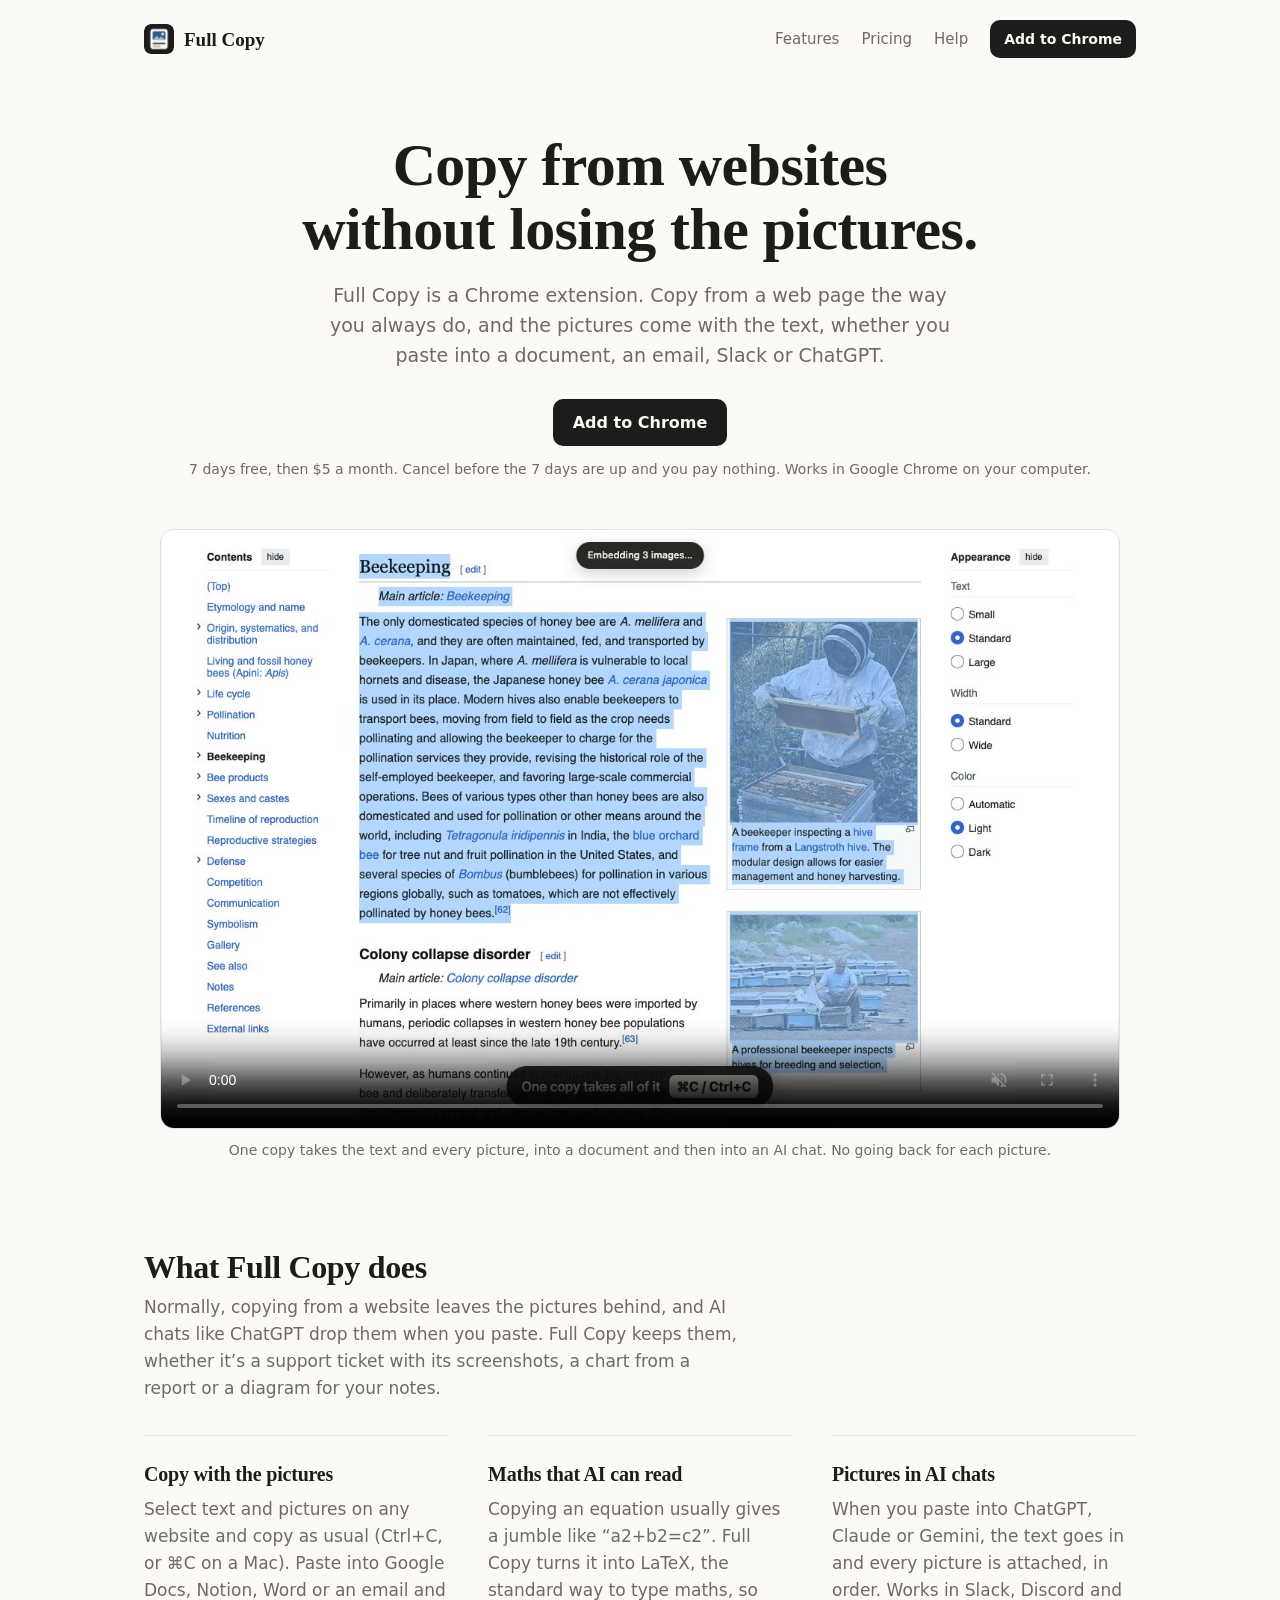
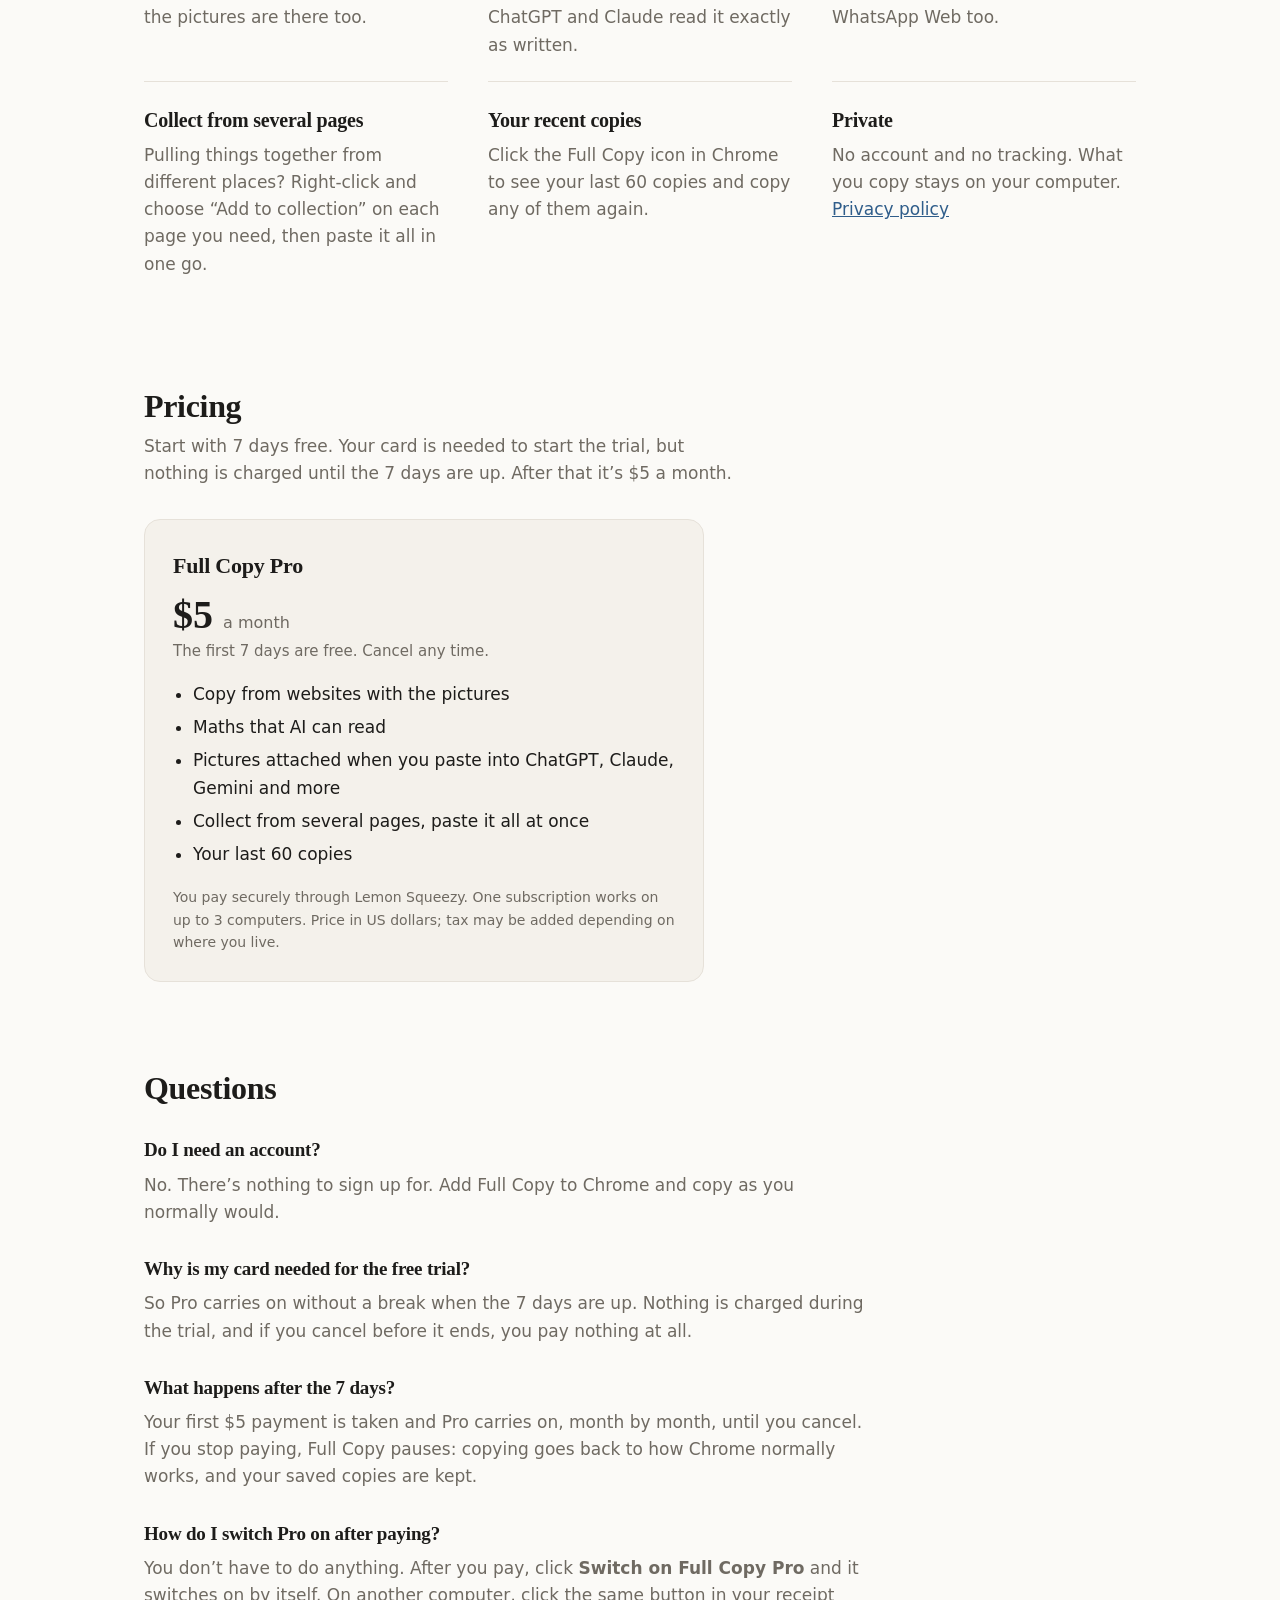
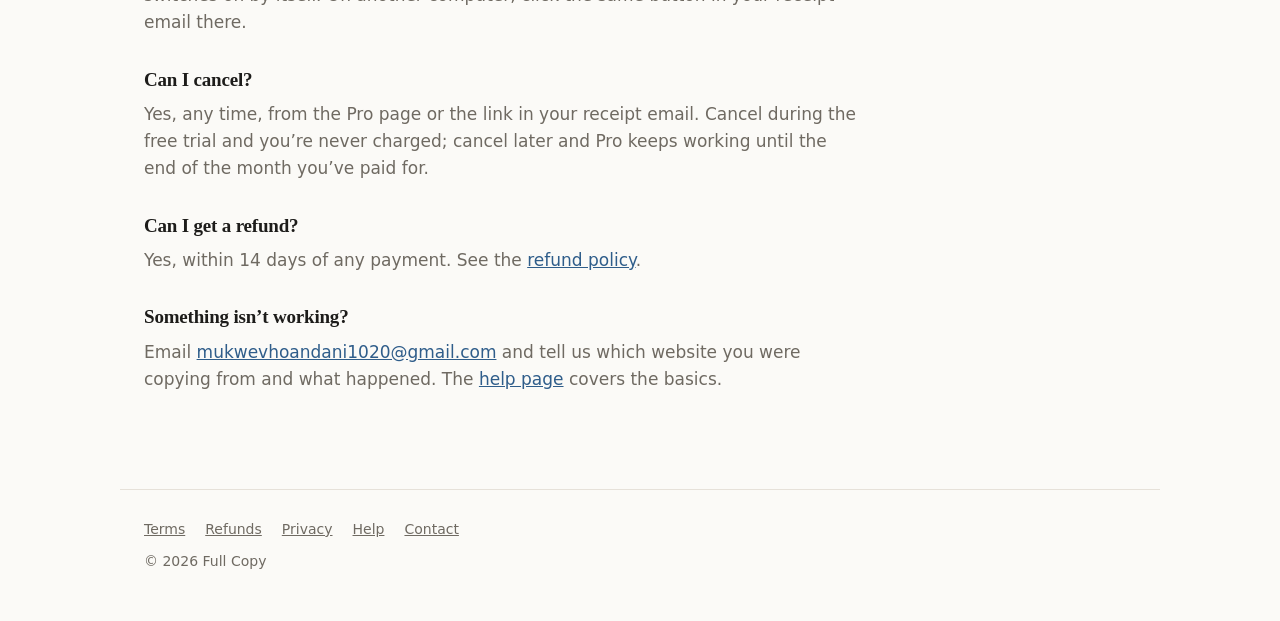
<file: index.html>
<!doctype html>
<html lang="en">
<head>
  <meta charset="utf-8">
  <meta name="viewport" content="width=device-width, initial-scale=1">
  <title>Full Copy: copy from websites without losing the pictures</title>
  <meta name="description" content="A Chrome extension that copies from any website without losing the pictures. Paste into a document, an email, Slack or ChatGPT with everything intact.">
  <link rel="icon" href="favicon.png">
  <link rel="stylesheet" href="site.css">
</head>
<body>
  <header class="wrap bar">
    <a class="brand" href="./"><img src="icon.png" alt="" width="30" height="30">Full Copy</a>
    <nav class="nav" aria-label="Main">
      <a href="#features">Features</a>
      <a href="#pricing">Pricing</a>
      <a href="https://andanic.github.io/full-copy-privacy/support.html">Help</a>
      <a class="button" href="https://chromewebstore.google.com/detail/jnndmofabhahemmmoddoddihhackbjdg">Add to Chrome</a>
    </nav>
  </header>

  <main>
    <div class="wrap hero">
      <h1>Copy from websites without losing the pictures.</h1>
      <p class="lede">Full Copy is a Chrome extension. Copy from a web page the way you always do, and the pictures come
        with the text, whether you paste into a document, an email, Slack or ChatGPT.</p>
      <a class="button" href="https://chromewebstore.google.com/detail/jnndmofabhahemmmoddoddihhackbjdg">Add to Chrome</a>
      <p class="note">7 days free, then $5 a month. Cancel before the 7 days are up and you pay nothing. Works in Google Chrome on your computer.</p>

      <figure class="demo">
        <video src="demo.mp4" poster="demo-poster.jpg" width="1280" height="800" autoplay muted loop playsinline controls preload="metadata"></video>
        <figcaption>One copy takes the text and every picture, into a document and then into an AI chat. No going back for each picture.</figcaption>
      </figure>
    </div>

    <section class="wrap" id="features">
      <h2 class="section-title">What Full Copy does</h2>
      <p class="section-lede">Normally, copying from a website leaves the pictures behind, and AI chats like ChatGPT drop
        them when you paste. Full Copy keeps them, whether it’s a support ticket with its screenshots, a chart from a
        report or a diagram for your notes.</p>
      <ul class="features">
        <li>
          <h3>Copy with the pictures</h3>
          <p>Select text and pictures on any website and copy as usual (Ctrl+C, or ⌘C on a Mac). Paste into Google Docs,
            Notion, Word or an email and the pictures are there too.</p>
        </li>
        <li>
          <h3>Maths that AI can read</h3>
          <p>Copying an equation usually gives a jumble like “a2+b2=c2”. Full Copy turns it into LaTeX, the standard way
            to type maths, so ChatGPT and Claude read it exactly as written.</p>
        </li>
        <li>
          <h3>Pictures in AI chats</h3>
          <p>When you paste into ChatGPT, Claude or Gemini, the text goes in and every picture is attached, in order.
            Works in Slack, Discord and WhatsApp Web too.</p>
        </li>
        <li>
          <h3>Collect from several pages</h3>
          <p>Pulling things together from different places? Right-click and choose “Add to collection” on each page you
            need, then paste it all in one go.</p>
        </li>
        <li>
          <h3>Your recent copies</h3>
          <p>Click the Full Copy icon in Chrome to see your last 60 copies and copy any of them again.</p>
        </li>
        <li>
          <h3>Private</h3>
          <p>No account and no tracking. What you copy stays on your computer. <a href="https://andanic.github.io/full-copy-privacy/">Privacy policy</a></p>
        </li>
      </ul>
    </section>

    <section class="wrap" id="pricing">
      <h2 class="section-title">Pricing</h2>
      <p class="section-lede">Start with 7 days free. Your card is needed to start the trial, but nothing is charged until the
        7 days are up. After that it’s $5 a month.</p>
      <div class="plans single">
        <article class="plan pro">
          <h3>Full Copy Pro</h3>
          <p class="price">$5 <small>a month</small></p>
          <p class="price-note">The first 7 days are free. Cancel any time.</p>
          <ul>
            <li>Copy from websites with the pictures</li>
            <li>Maths that AI can read</li>
            <li>Pictures attached when you paste into ChatGPT, Claude, Gemini and more</li>
            <li>Collect from several pages, paste it all at once</li>
            <li>Your last 60 copies</li>
          </ul>
          <p class="fine">You pay securely through Lemon Squeezy. One subscription works on up to 3 computers.
            Price in US dollars; tax may be added depending on where you live.</p>
        </article>
      </div>
    </section>

    <section class="wrap faq" id="questions">
      <h2 class="section-title">Questions</h2>
      <h3>Do I need an account?</h3>
      <p>No. There’s nothing to sign up for. Add Full Copy to Chrome and copy as you normally would.</p>
      <h3>Why is my card needed for the free trial?</h3>
      <p>So Pro carries on without a break when the 7 days are up. Nothing is charged during the trial, and if you cancel
        before it ends, you pay nothing at all.</p>
      <h3>What happens after the 7 days?</h3>
      <p>Your first $5 payment is taken and Pro carries on, month by month, until you cancel. If you stop paying, Full Copy
        pauses: copying goes back to how Chrome normally works, and your saved copies are kept.</p>
      <h3>How do I switch Pro on after paying?</h3>
      <p>You don’t have to do anything. After you pay, click <b>Switch on Full Copy Pro</b> and it switches on by itself.
        On another computer, click the same button in your receipt email there.</p>
      <h3>Can I cancel?</h3>
      <p>Yes, any time, from the Pro page or the link in your receipt email. Cancel during the free trial and you’re never
        charged; cancel later and Pro keeps working until the end of the month you’ve paid for.</p>
      <h3>Can I get a refund?</h3>
      <p>Yes, within 14 days of any payment. See the <a href="refunds.html">refund policy</a>.</p>
      <h3>Something isn’t working?</h3>
      <p>Email <a href="mailto:mukwevhoandani1020@gmail.com">mukwevhoandani1020@gmail.com</a> and tell us which website you
        were copying from and what happened. The <a href="https://andanic.github.io/full-copy-privacy/support.html">help page</a> covers the basics.</p>
    </section>
  </main>

  <footer class="wrap foot">
    <nav aria-label="Legal">
      <a href="terms.html">Terms</a>
      <a href="refunds.html">Refunds</a>
      <a href="https://andanic.github.io/full-copy-privacy/">Privacy</a>
      <a href="https://andanic.github.io/full-copy-privacy/support.html">Help</a>
      <a href="mailto:mukwevhoandani1020@gmail.com">Contact</a>
    </nav>
    <p>© 2026 Full Copy</p>
  </footer>
</body>
</html>
</file>
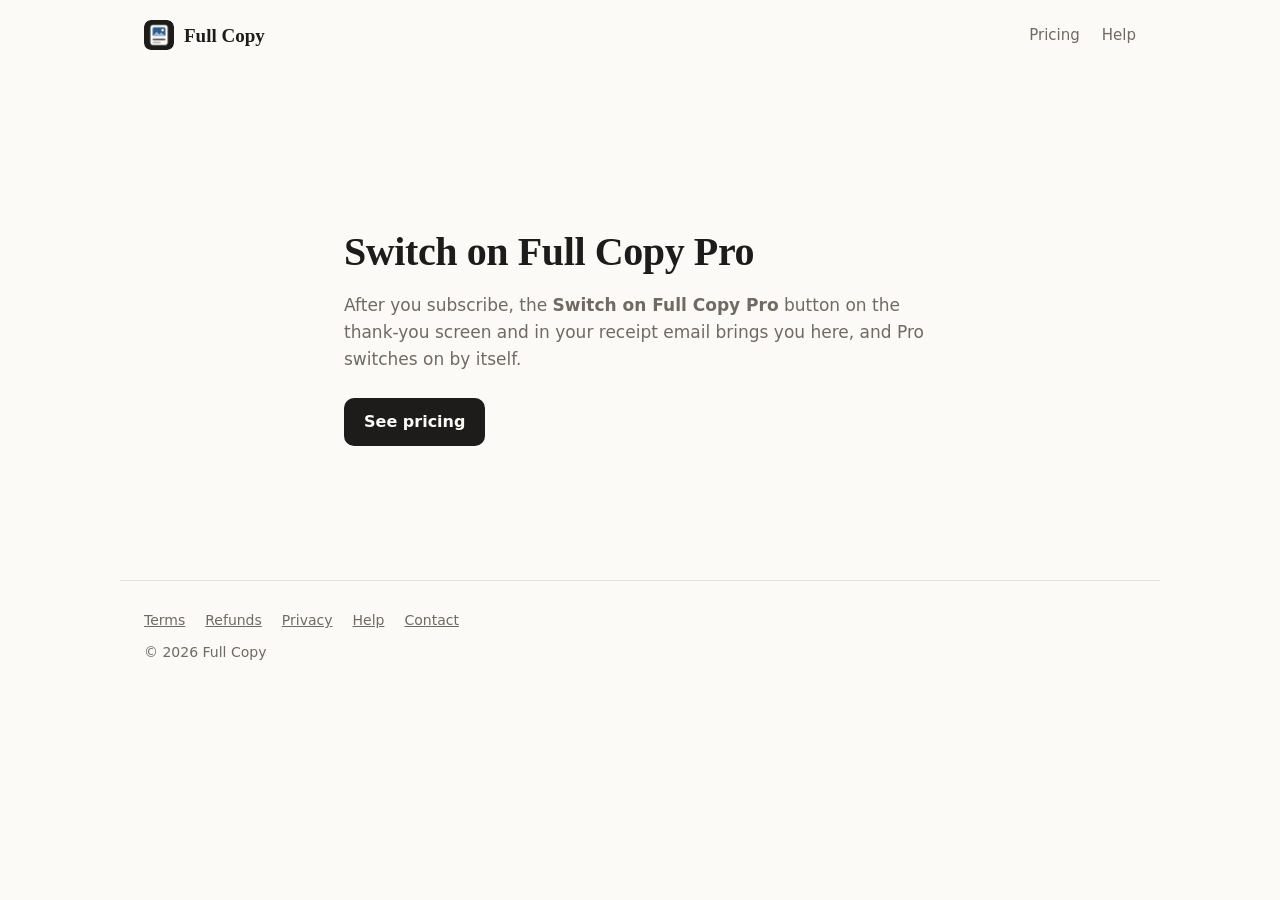
<file: activate.html>
<!doctype html>
<html lang="en">
<head>
  <meta charset="utf-8">
  <meta name="viewport" content="width=device-width, initial-scale=1">
  <meta name="referrer" content="no-referrer">
  <meta name="robots" content="noindex">
  <title>Switch on Full Copy Pro</title>
  <meta name="description" content="Switches Full Copy Pro on in Chrome after you subscribe.">
  <link rel="icon" href="favicon.png">
  <link rel="stylesheet" href="site.css">
</head>
<body>
  <header class="wrap bar">
    <a class="brand" href="./"><img src="icon.png" alt="" width="30" height="30">Full Copy</a>
    <nav class="nav" aria-label="Main">
      <a href="./#pricing">Pricing</a>
      <a href="https://andanic.github.io/full-copy-privacy/support.html">Help</a>
    </nav>
  </header>

  <!-- Lemon Squeezy's "Switch on Full Copy Pro" button opens this page as activate.html?key=…
       Full Copy reads the key here, switches Pro on, and reports back in data-full-copy on <html>. -->
  <main class="wrap activate" aria-live="polite">
    <section data-state="nokey">
      <h1>Switch on Full Copy Pro</h1>
      <p>After you subscribe, the <b>Switch on Full Copy Pro</b> button on the thank-you screen and in your receipt
        email brings you here, and Pro switches on by itself.</p>
      <p><a class="button" href="./#pricing">See pricing</a></p>
    </section>

    <section data-state="working" hidden>
      <h1>Switching on Full Copy Pro…</h1>
      <p>This takes a second.</p>
    </section>

    <section data-state="on" hidden>
      <h1>Full Copy Pro is on</h1>
      <p>Thank you for subscribing. You can close this tab and copy as usual: the pictures come with the text.</p>
      <p class="aside">Using Full Copy on another computer too? Open your receipt email there and click
        <b>Switch on Full Copy Pro</b>. One subscription works on up to 3 computers.</p>
    </section>

    <section data-state="already" hidden>
      <h1>Full Copy Pro is already on</h1>
      <p>Pro is switched on in this browser. You can close this tab.</p>
    </section>

    <section data-state="limit" hidden>
      <h1>Your subscription is on 3 computers already</h1>
      <p>To move it here, click the Full Copy icon in Chrome on a computer you no longer use, open the Pro page and
        choose <b>Remove from this browser</b>. Then click the button in your receipt email again.</p>
      <p class="aside">Lost that computer? Email <a href="mailto:mukwevhoandani1020@gmail.com">mukwevhoandani1020@gmail.com</a>
        and we’ll free its place.</p>
    </section>

    <section data-state="ended" hidden>
      <h1>This subscription has ended</h1>
      <p>To carry on, click the Full Copy icon in Chrome and choose Get Pro. If you think this is a mistake, email
        <a href="mailto:mukwevhoandani1020@gmail.com">mukwevhoandani1020@gmail.com</a>.</p>
    </section>

    <section data-state="unreachable" hidden>
      <h1>Couldn’t reach Lemon Squeezy</h1>
      <p>Check your internet connection, then reload this page to try again.</p>
    </section>

    <section data-state="unknown" hidden>
      <h1>That didn’t work</h1>
      <p>Full Copy couldn’t switch Pro on with this link. Email
        <a href="mailto:mukwevhoandani1020@gmail.com">mukwevhoandani1020@gmail.com</a> with the order number from your
        receipt and we’ll sort it out.</p>
    </section>

    <section data-state="missing" hidden>
      <h1>Full Copy isn’t in this browser</h1>
      <p>Your payment went through. Pro switches on in the browser where Full Copy is installed.</p>
      <ul>
        <li>Use Full Copy in Chrome on another computer? Open your receipt email there and click
          <b>Switch on Full Copy Pro</b>.</li>
        <li>Haven’t added it yet? Add Full Copy to Chrome and keep this tab open: it finishes by itself.</li>
      </ul>
      <p><a class="button" href="https://chromewebstore.google.com/detail/jnndmofabhahemmmoddoddihhackbjdg">Add to Chrome</a></p>
    </section>
  </main>

  <footer class="wrap foot">
    <nav aria-label="Legal">
      <a href="terms.html">Terms</a>
      <a href="refunds.html">Refunds</a>
      <a href="https://andanic.github.io/full-copy-privacy/">Privacy</a>
      <a href="https://andanic.github.io/full-copy-privacy/support.html">Help</a>
      <a href="mailto:mukwevhoandani1020@gmail.com">Contact</a>
    </nav>
    <p>© 2026 Full Copy</p>
  </footer>

  <script>
    (() => {
      const root = document.documentElement;
      const sections = document.querySelectorAll('[data-state]');
      const show = (name) => {
        const known = document.querySelector(`[data-state="${name}"]`) ? name : 'unknown';
        for (const section of sections) section.hidden = section.dataset.state !== known;
      };
      const update = () => root.dataset.fullCopy && show(root.dataset.fullCopy);
      if (!new URLSearchParams(location.search).has('key')) return show('nokey');
      show('working');
      update();
      new MutationObserver(update).observe(root, { attributes: true, attributeFilter: ['data-full-copy'] });
      // No answer from Full Copy: it isn't installed here. If it's added now, it still picks the key up.
      setTimeout(() => root.dataset.fullCopy || show('missing'), 4000);
    })();
  </script>
</body>
</html>
</file>
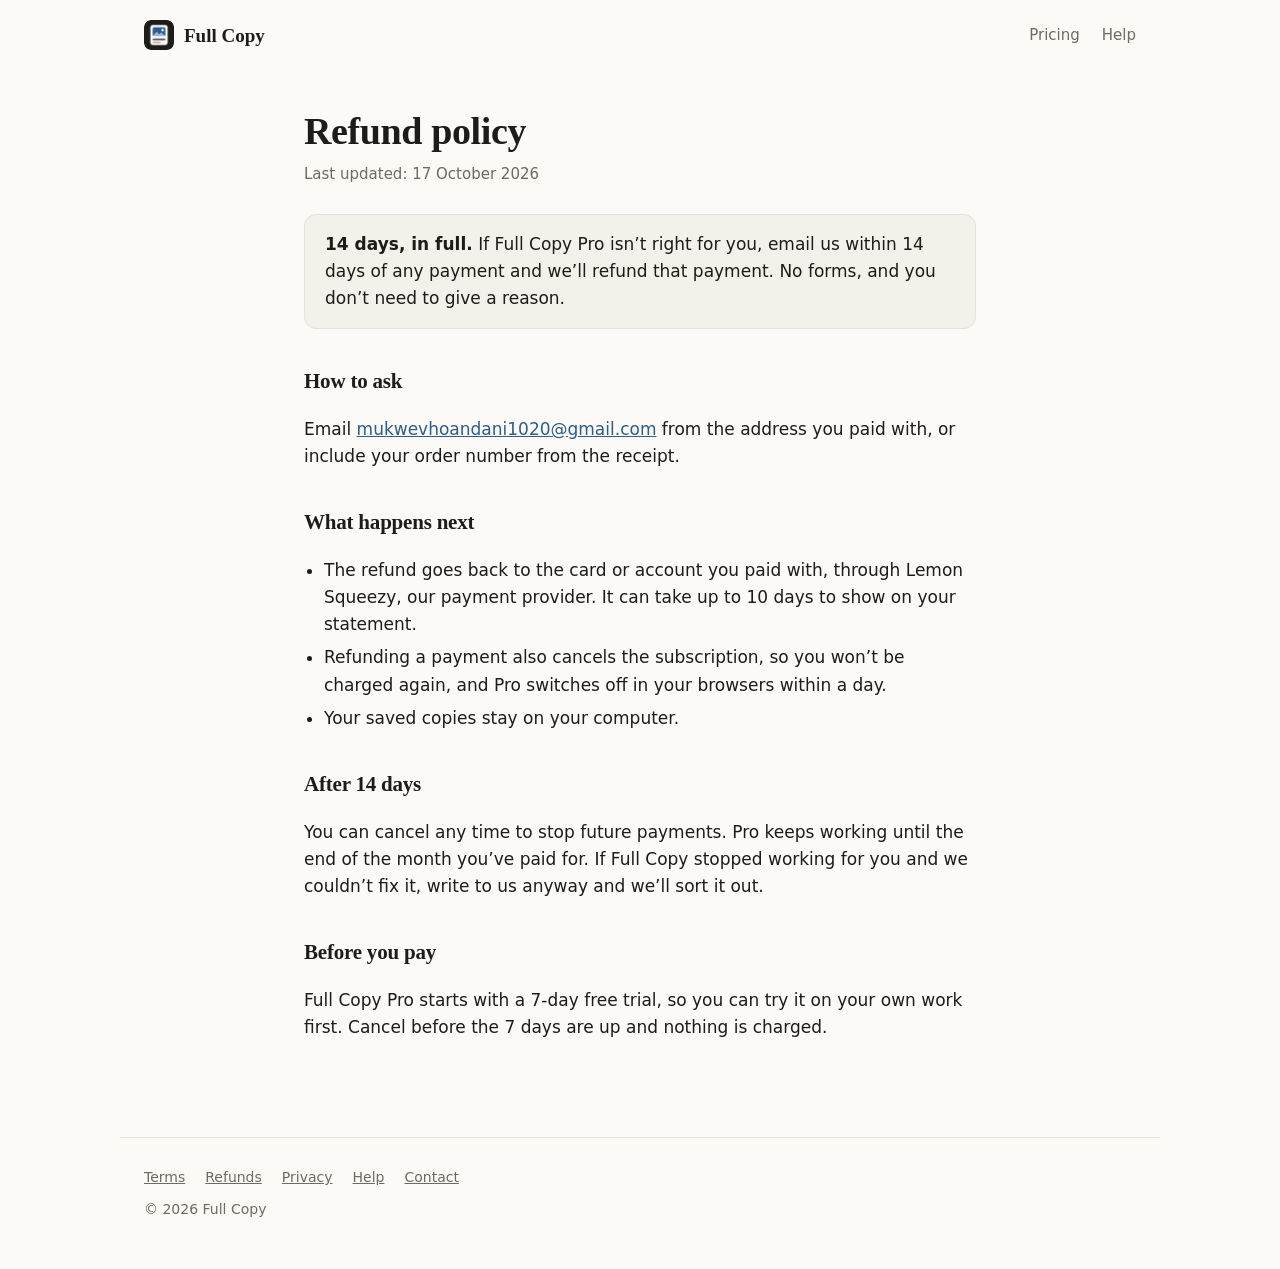
<file: refunds.html>
<!doctype html>
<html lang="en">
<head>
  <meta charset="utf-8">
  <meta name="viewport" content="width=device-width, initial-scale=1">
  <title>Full Copy refund policy</title>
  <meta name="description" content="Refunds for Full Copy Pro: within 14 days of any payment, in full.">
  <link rel="icon" href="favicon.png">
  <link rel="stylesheet" href="site.css">
</head>
<body>
  <header class="wrap bar">
    <a class="brand" href="./"><img src="icon.png" alt="" width="30" height="30">Full Copy</a>
    <nav class="nav" aria-label="Main">
      <a href="./#pricing">Pricing</a>
      <a href="https://andanic.github.io/full-copy-privacy/support.html">Help</a>
    </nav>
  </header>

  <main class="wrap doc">
    <h1>Refund policy</h1>
    <p class="updated">Last updated: 17 October 2026</p>

    <p class="short"><strong>14 days, in full.</strong> If Full Copy Pro isn’t right for you, email us within 14 days of
      any payment and we’ll refund that payment. No forms, and you don’t need to give a reason.</p>

    <h2>How to ask</h2>
    <p>Email <a href="mailto:mukwevhoandani1020@gmail.com">mukwevhoandani1020@gmail.com</a> from the address you paid with,
      or include your order number from the receipt.</p>

    <h2>What happens next</h2>
    <ul>
      <li>The refund goes back to the card or account you paid with, through Lemon Squeezy, our payment provider. It can
        take up to 10 days to show on your statement.</li>
      <li>Refunding a payment also cancels the subscription, so you won’t be charged again, and Pro switches off in your
        browsers within a day.</li>
      <li>Your saved copies stay on your computer.</li>
    </ul>

    <h2>After 14 days</h2>
    <p>You can cancel any time to stop future payments. Pro keeps working until the end of the month you’ve paid for. If
      Full Copy stopped working for you and we couldn’t fix it, write to us anyway and we’ll sort it out.</p>

    <h2>Before you pay</h2>
    <p>Full Copy Pro starts with a 7-day free trial, so you can try it on your own work first. Cancel before the 7 days
      are up and nothing is charged.</p>
  </main>

  <footer class="wrap foot">
    <nav aria-label="Legal">
      <a href="terms.html">Terms</a>
      <a href="refunds.html">Refunds</a>
      <a href="https://andanic.github.io/full-copy-privacy/">Privacy</a>
      <a href="https://andanic.github.io/full-copy-privacy/support.html">Help</a>
      <a href="mailto:mukwevhoandani1020@gmail.com">Contact</a>
    </nav>
    <p>© 2026 Full Copy</p>
  </footer>
</body>
</html>
</file>
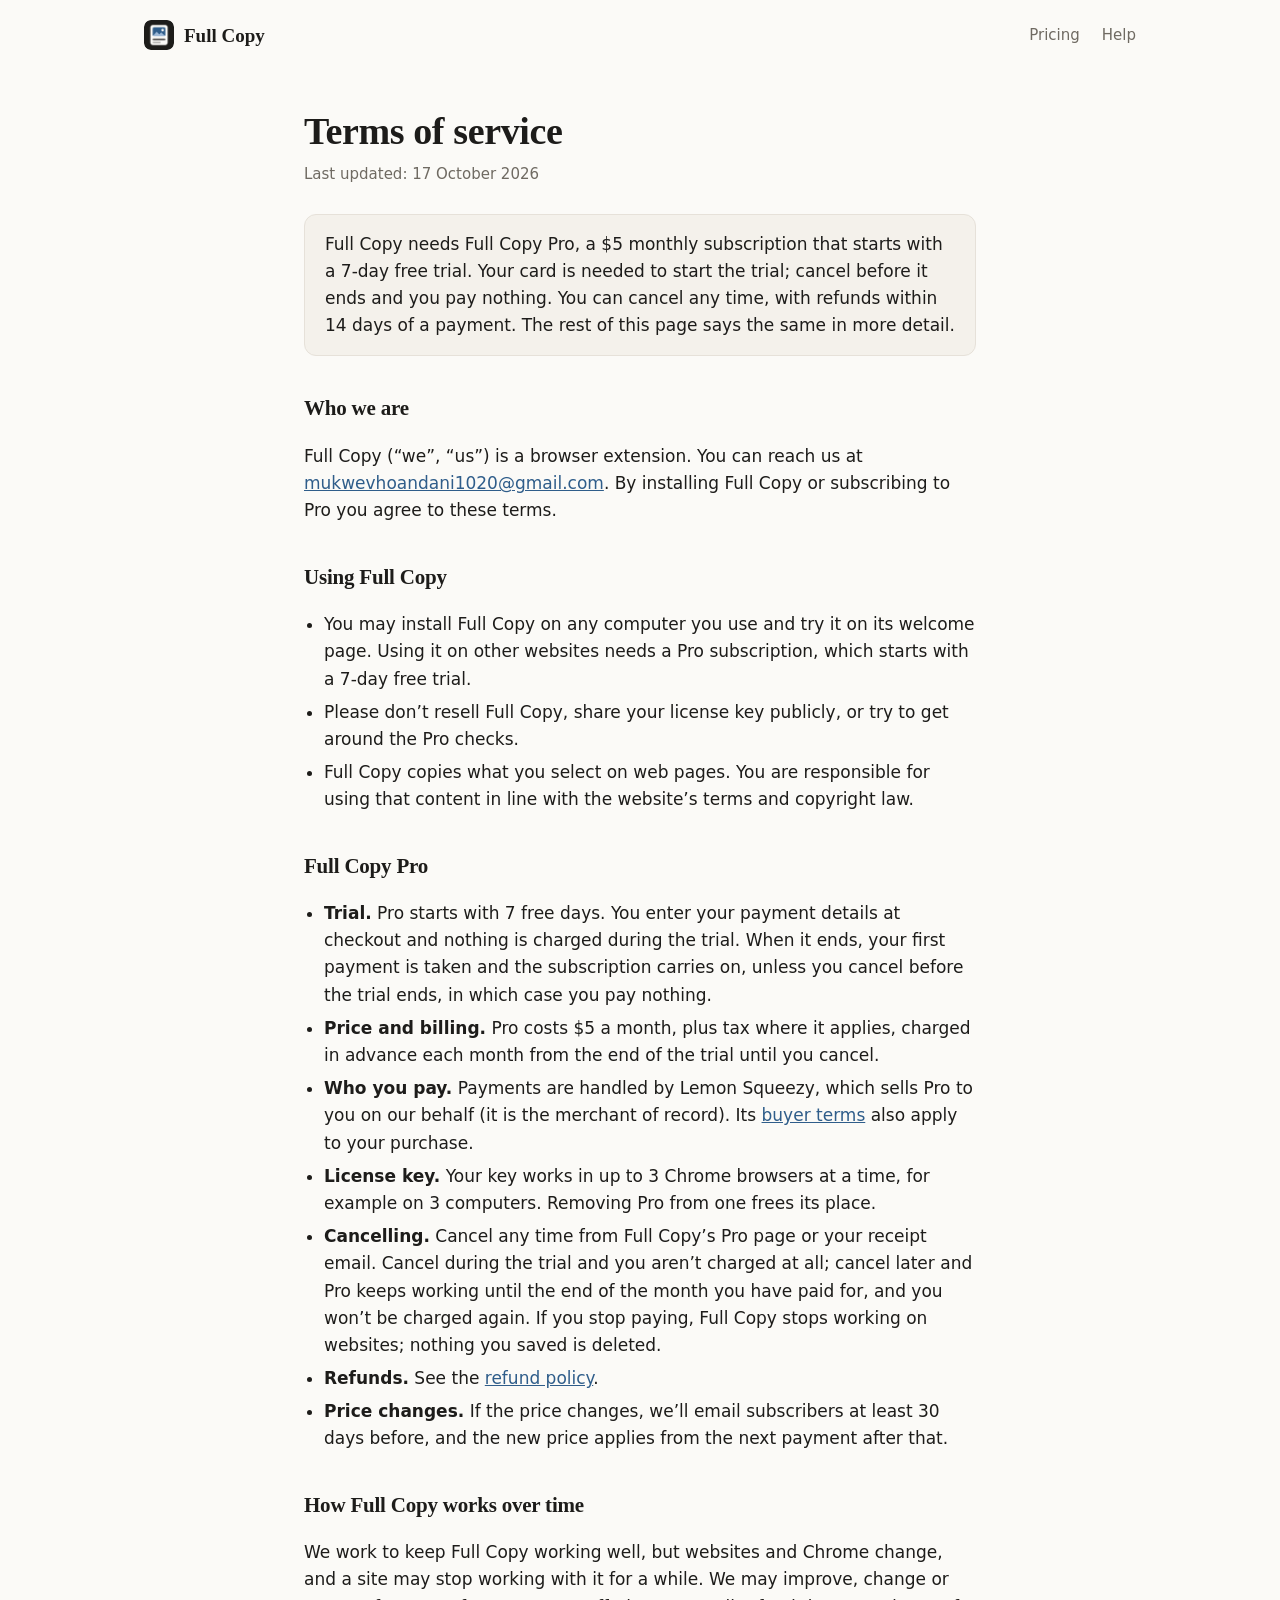
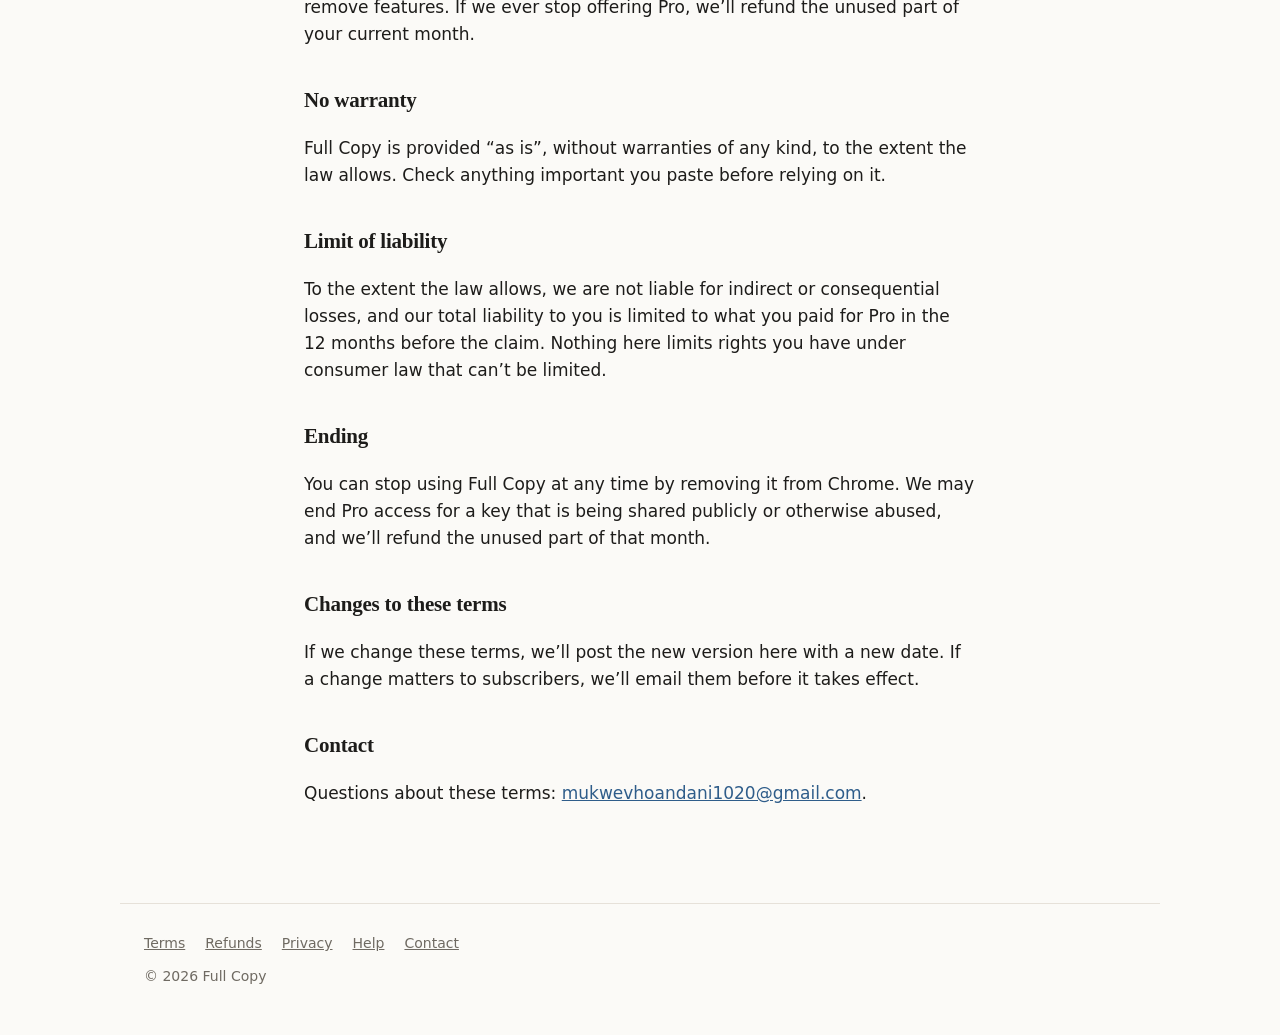
<file: terms.html>
<!doctype html>
<html lang="en">
<head>
  <meta charset="utf-8">
  <meta name="viewport" content="width=device-width, initial-scale=1">
  <title>Full Copy terms of service</title>
  <meta name="description" content="The terms for using Full Copy and subscribing to Full Copy Pro.">
  <link rel="icon" href="favicon.png">
  <link rel="stylesheet" href="site.css">
</head>
<body>
  <header class="wrap bar">
    <a class="brand" href="./"><img src="icon.png" alt="" width="30" height="30">Full Copy</a>
    <nav class="nav" aria-label="Main">
      <a href="./#pricing">Pricing</a>
      <a href="https://andanic.github.io/full-copy-privacy/support.html">Help</a>
    </nav>
  </header>

  <main class="wrap doc">
    <h1>Terms of service</h1>
    <p class="updated">Last updated: 17 October 2026</p>

    <p class="short">Full Copy needs Full Copy Pro, a $5 monthly subscription that starts with a 7-day free trial. Your card
      is needed to start the trial; cancel before it ends and you pay nothing. You can cancel any time, with refunds within
      14 days of a payment. The rest of this page says the same in more detail.</p>

    <h2>Who we are</h2>
    <p>Full Copy (“we”, “us”) is a browser extension. You can reach us at
      <a href="mailto:mukwevhoandani1020@gmail.com">mukwevhoandani1020@gmail.com</a>. By installing Full Copy or
      subscribing to Pro you agree to these terms.</p>

    <h2>Using Full Copy</h2>
    <ul>
      <li>You may install Full Copy on any computer you use and try it on its welcome page. Using it on other websites
        needs a Pro subscription, which starts with a 7-day free trial.</li>
      <li>Please don’t resell Full Copy, share your license key publicly, or try to get around the Pro checks.</li>
      <li>Full Copy copies what you select on web pages. You are responsible for using that content in line with the
        website’s terms and copyright law.</li>
    </ul>

    <h2>Full Copy Pro</h2>
    <ul>
      <li><strong>Trial.</strong> Pro starts with 7 free days. You enter your payment details at checkout and nothing is
        charged during the trial. When it ends, your first payment is taken and the subscription carries on, unless you
        cancel before the trial ends, in which case you pay nothing.</li>
      <li><strong>Price and billing.</strong> Pro costs $5 a month, plus tax where it applies, charged in advance each month
        from the end of the trial until you cancel.</li>
      <li><strong>Who you pay.</strong> Payments are handled by Lemon Squeezy, which sells Pro to you on our behalf (it is
        the merchant of record). Its <a href="https://www.lemonsqueezy.com/buyer-terms">buyer terms</a> also apply to your purchase.</li>
      <li><strong>License key.</strong> Your key works in up to 3 Chrome browsers at a time, for example on 3 computers.
        Removing Pro from one frees its place.</li>
      <li><strong>Cancelling.</strong> Cancel any time from Full Copy’s Pro page or your receipt email. Cancel during the
        trial and you aren’t charged at all; cancel later and Pro keeps working until the end of the month you have paid
        for, and you won’t be charged again. If you stop paying, Full Copy stops working on websites; nothing you saved is
        deleted.</li>
      <li><strong>Refunds.</strong> See the <a href="refunds.html">refund policy</a>.</li>
      <li><strong>Price changes.</strong> If the price changes, we’ll email subscribers at least 30 days before, and the new
        price applies from the next payment after that.</li>
    </ul>

    <h2>How Full Copy works over time</h2>
    <p>We work to keep Full Copy working well, but websites and Chrome change, and a site may stop working with it for a
      while. We may improve, change or remove features. If we ever stop offering Pro, we’ll refund the unused part of your
      current month.</p>

    <h2>No warranty</h2>
    <p>Full Copy is provided “as is”, without warranties of any kind, to the extent the law allows. Check anything
      important you paste before relying on it.</p>

    <h2>Limit of liability</h2>
    <p>To the extent the law allows, we are not liable for indirect or consequential losses, and our total liability to you
      is limited to what you paid for Pro in the 12 months before the claim. Nothing here limits rights you have under
      consumer law that can’t be limited.</p>

    <h2>Ending</h2>
    <p>You can stop using Full Copy at any time by removing it from Chrome. We may end Pro access for a key that is being
      shared publicly or otherwise abused, and we’ll refund the unused part of that month.</p>

    <h2>Changes to these terms</h2>
    <p>If we change these terms, we’ll post the new version here with a new date. If a change matters to subscribers, we’ll
      email them before it takes effect.</p>

    <h2>Contact</h2>
    <p>Questions about these terms: <a href="mailto:mukwevhoandani1020@gmail.com">mukwevhoandani1020@gmail.com</a>.</p>
  </main>

  <footer class="wrap foot">
    <nav aria-label="Legal">
      <a href="terms.html">Terms</a>
      <a href="refunds.html">Refunds</a>
      <a href="https://andanic.github.io/full-copy-privacy/">Privacy</a>
      <a href="https://andanic.github.io/full-copy-privacy/support.html">Help</a>
      <a href="mailto:mukwevhoandani1020@gmail.com">Contact</a>
    </nav>
    <p>© 2026 Full Copy</p>
  </footer>
</body>
</html>
</file>
<file: site.css>
:root {
  color-scheme: light dark;
  --paper: #fbfaf7;
  --card: #f4f1eb;
  --ink: #1d1c1a;
  --muted: #6f6a62;
  --hairline: #e6e1d9;
  --accent: #2f5d8a;
  --on-accent: #fff;
  --serif: "New York", ui-serif, "Iowan Old Style", Georgia, serif;
}

@media (prefers-color-scheme: dark) {
  :root {
    --paper: #171615;
    --card: #201f1d;
    --ink: #efece6;
    --muted: #a39e95;
    --hairline: #2f2d2a;
    --accent: #8db4e2;
    --on-accent: #10181f;
  }
}

* {
  box-sizing: border-box;
}

body {
  margin: 0;
  background: var(--paper);
  color: var(--ink);
  font: 17px/1.6 -apple-system, BlinkMacSystemFont, "Segoe UI", system-ui, sans-serif;
  -webkit-font-smoothing: antialiased;
}

a {
  color: var(--accent);
}

h1,
h2,
h3 {
  font-family: var(--serif);
  font-weight: 600;
  letter-spacing: -0.01em;
}

.wrap {
  max-width: 1040px;
  margin-inline: auto;
  padding-inline: 24px;
}

/* Header */

.bar {
  display: flex;
  align-items: center;
  justify-content: space-between;
  gap: 16px;
  padding-top: 20px;
  padding-bottom: 20px;
}

.brand {
  display: flex;
  align-items: center;
  gap: 10px;
  color: var(--ink);
  font: 600 19px/1 var(--serif);
  text-decoration: none;
}

.brand img {
  width: 30px;
  height: 30px;
  border-radius: 7px;
}

.nav {
  display: flex;
  align-items: center;
  gap: 22px;
  font-size: 15px;
}

.nav a {
  color: var(--muted);
  text-decoration: none;
}

.nav a:hover {
  color: var(--ink);
}

.button {
  display: inline-block;
  padding: 11px 20px;
  border-radius: 10px;
  background: var(--ink);
  color: var(--paper);
  font-weight: 600;
  font-size: 16px;
  text-decoration: none;
}

.button:hover {
  opacity: 0.88;
}

.nav .button {
  padding: 8px 14px;
  font-size: 14px;
  color: var(--paper);
}

/* Hero */

.hero {
  padding-top: 56px;
  text-align: center;
}

.hero h1 {
  max-width: 900px;
  text-wrap: balance;
  margin: 0 auto 18px;
  font-size: clamp(38px, 6vw, 60px);
  line-height: 1.06;
}

.lede {
  max-width: 640px;
  margin: 0 auto 28px;
  color: var(--muted);
  font-size: 19px;
}

.note {
  margin: 12px 0 0;
  color: var(--muted);
  font-size: 14px;
}

.demo {
  margin: 48px auto 0;
  max-width: 960px;
}

.demo video {
  display: block;
  width: 100%;
  height: auto;
  aspect-ratio: 1280 / 800;
  border: 1px solid var(--hairline);
  border-radius: 14px;
  background: var(--card);
}

.demo figcaption {
  margin-top: 10px;
  color: var(--muted);
  font-size: 14px;
  text-align: center;
}

/* Sections */

section {
  padding-top: 88px;
}

.section-title {
  margin: 0 0 8px;
  font-size: 32px;
  line-height: 1.15;
}

.section-lede {
  margin: 0 0 32px;
  color: var(--muted);
  max-width: 600px;
}

.features {
  display: grid;
  grid-template-columns: repeat(auto-fit, minmax(280px, 1fr));
  gap: 0 40px;
  margin: 0;
  padding: 0;
  list-style: none;
}

.features li {
  padding: 22px 0;
  border-top: 1px solid var(--hairline);
}

.features h3 {
  display: flex;
  align-items: baseline;
  gap: 10px;
  margin: 0 0 6px;
  font-size: 20px;
}

.features p {
  margin: 0;
  color: var(--muted);
}

/* Pricing */

.plans {
  display: grid;
  grid-template-columns: repeat(auto-fit, minmax(280px, 1fr));
  gap: 20px;
}

.plans.single {
  grid-template-columns: minmax(0, 560px);
}

.plan {
  padding: 28px;
  border: 1px solid var(--hairline);
  border-radius: 16px;
}

.plan.pro {
  background: var(--card);
}

.plan h3 {
  margin: 0;
  font-size: 22px;
}

.price {
  margin: 10px 0 2px;
  font: 600 40px/1.1 var(--serif);
}

.price small {
  font: 400 16px/1 -apple-system, BlinkMacSystemFont, "Segoe UI", system-ui, sans-serif;
  color: var(--muted);
}

.price-note {
  margin: 0 0 18px;
  color: var(--muted);
  font-size: 15px;
}

.plan ul {
  margin: 0;
  padding-left: 20px;
}

.plan li + li {
  margin-top: 6px;
}

.fine {
  margin: 18px 0 0;
  color: var(--muted);
  font-size: 14px;
}

/* Questions */

.faq > * {
  max-width: 720px;
}

.faq h3 {
  margin: 28px 0 6px;
  font-size: 19px;
}

.faq p {
  margin: 0;
  color: var(--muted);
}

/* Footer */

.foot {
  margin-top: 96px;
  padding-top: 28px;
  padding-bottom: 48px;
  border-top: 1px solid var(--hairline);
  color: var(--muted);
  font-size: 14px;
}

.foot nav {
  display: flex;
  flex-wrap: wrap;
  gap: 8px 20px;
  margin-bottom: 10px;
}

.foot a {
  color: var(--muted);
}

.foot p {
  margin: 0;
}

/* Legal pages */

.doc {
  max-width: 720px;
  padding-top: 40px;
}

.doc h1 {
  margin: 0 0 8px;
  font-size: 38px;
  line-height: 1.15;
}

.doc h2 {
  margin: 36px 0 8px;
  font-size: 21px;
}

.doc .updated {
  margin: 0 0 28px;
  color: var(--muted);
  font-size: 15px;
}

.doc .short {
  padding: 16px 20px;
  border: 1px solid var(--hairline);
  border-radius: 12px;
  background: var(--card);
}

.doc ul {
  padding-left: 20px;
}

.doc li + li {
  margin-top: 6px;
}

@media (max-width: 640px) {
  .nav a:not(.button) {
    display: none;
  }

  .hero {
    padding-top: 28px;
  }

  section {
    padding-top: 64px;
  }
}

/* Switching Pro on after checkout */

.activate {
  max-width: 640px;
  min-height: 46vh;
  padding-top: 72px;
}

.activate h1 {
  margin: 0 0 12px;
  font-size: clamp(30px, 5vw, 40px);
  line-height: 1.12;
  text-wrap: balance;
}

.activate p,
.activate li {
  color: var(--muted);
}

.activate ul {
  padding-left: 20px;
}

.activate li + li {
  margin-top: 6px;
}

.activate .aside {
  margin-top: 24px;
  padding-top: 20px;
  border-top: 1px solid var(--hairline);
  font-size: 15px;
}

.activate .button {
  margin-top: 8px;
}
</file>
